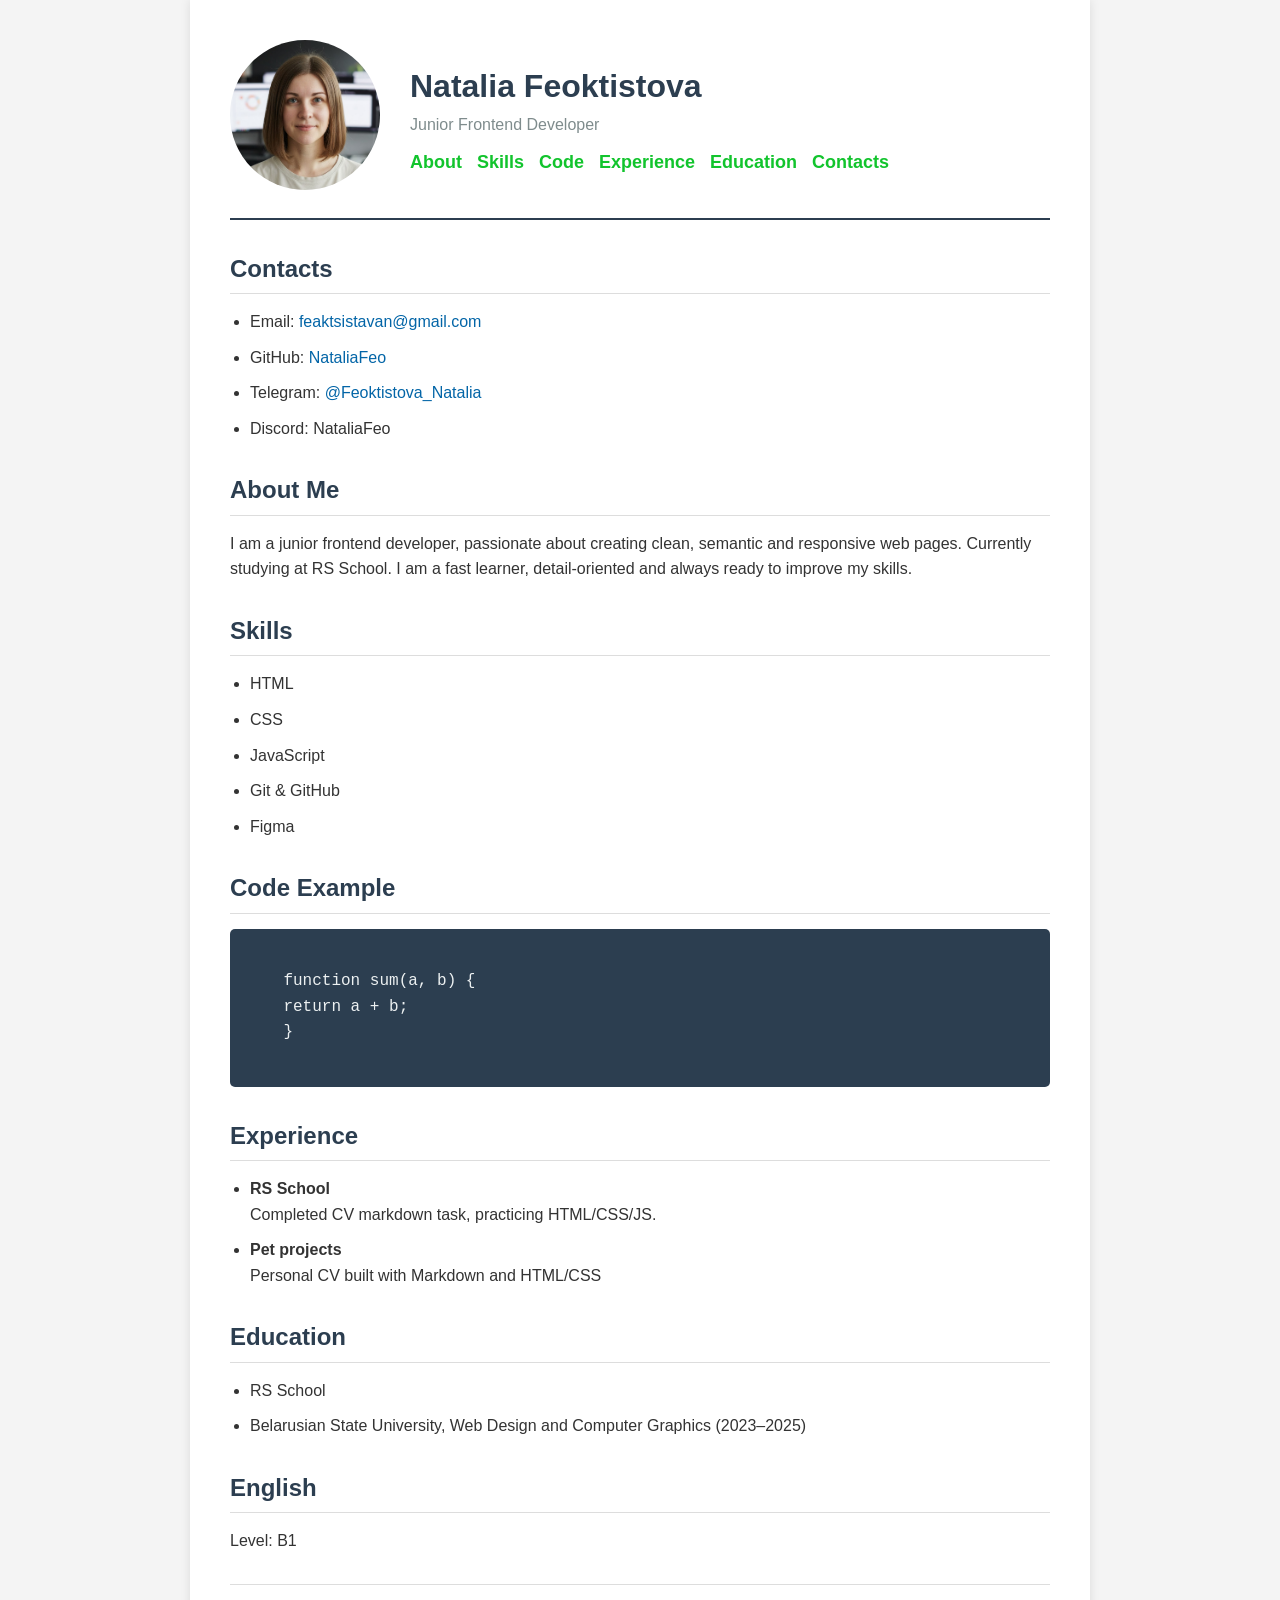
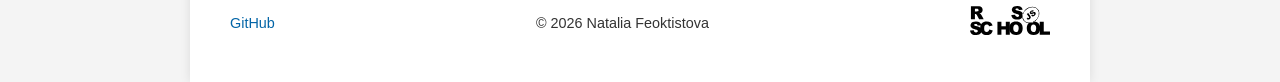
<file: index.html>
<!doctype html>
<html lang="en">
  <head>
    <meta charset="UTF-8" />
    <meta name="viewport" content="width=device-width, initial-scale=1.0" />
    <title>Natalia Feoktistova</title>
    <link rel="stylesheet" href="style.css" />
  </head>
  <body>
    <div class="container">
      <header class="header">
        <div class="header__photo">
          <img src="cv-foto.jpg" alt="photo" class="photo" />
        </div>
        <div class="header__info">
          <h1>Natalia Feoktistova</h1>
          <p class="header__subtitle">Junior Frontend Developer</p>
          <nav class="nav">
            <ul class="nav__list">
              <li><a href="#about">About</a></li>
              <li><a href="#skills">Skills</a></li>
              <li><a href="#code">Code</a></li>
              <li><a href="#experience">Experience</a></li>
              <li><a href="#education">Education</a></li>
              <li><a href="#contacts">Contacts</a></li>
            </ul>
          </nav>
        </div>
      </header>

      <!-- MAIN -->
      <main class="main">
        <!-- CONTACTS -->
        <section class="section" id="contacts">
          <h2>Contacts</h2>
          <ul class="list">
            <li>Email: <a href="mailto:feaktsistavan@gmail.com">feaktsistavan@gmail.com</a></li>
            <li>GitHub: <a href="https://github.com/NataliaFeo">NataliaFeo</a></li>
            <li>Telegram: <a href="https://t.me/Feoktistova_Natalia">@Feoktistova_Natalia</a></li>
            <li>Discord: NataliaFeo</li>
          </ul>
        </section>

        <!-- ABOUT -->
        <section class="section" id="about">
          <h2>About Me</h2>
          <p>
            I am a junior frontend developer, passionate about creating clean, semantic and
            responsive web pages. Currently studying at RS School. I am a fast learner,
            detail-oriented and always ready to improve my skills.
          </p>
        </section>
        <!-- SKILLS -->
        <section class="section" id="skills">
          <h2>Skills</h2>
          <ul class="list">
            <li>HTML</li>
            <li>CSS</li>
            <li>JavaScript</li>
            <li>Git & GitHub</li>
            <li>Figma</li>
          </ul>
        </section>

        <!-- CODE -->
        <section class="section" id="code">
          <h2>Code Example</h2>
          <pre><code>
    function sum(a, b) {
    return a + b;
    }
    </code></pre>
        </section>

        <!-- EXPERIENCE -->
        <section class="section" id="experience">
          <h2>Experience</h2>
          <ul class="list">
            <li>
              <strong>RS School</strong>
              <br />Completed CV markdown task, practicing HTML/CSS/JS.
            </li>
            <li>
              <strong>Pet projects</strong><br />
              Personal CV built with Markdown and HTML/CSS
            </li>
          </ul>
        </section>

        <!-- EDUCATION -->
        <section class="section" id="education">
          <h2>Education</h2>
          <ul class="list">
            <li>RS School</li>
            <li>Belarusian State University, Web Design and Computer Graphics (2023–2025)</li>
          </ul>
        </section>

        <!-- ENGLISH -->
        <section class="section" id="english">
          <h2>English</h2>
          <p>Level: B1</p>
        </section>
      </main>

      <!-- FOOTER -->
      <footer class="footer">
        <a href="https://github.com/NataliaFeo">GitHub</a>
        <span>© 2026 Natalia Feoktistova</span>
        <a href="https://rs.school/courses/javascript">
          <img src="rs-school-logo.svg" alt="RS School logo" class="footer__logo" />
        </a>
      </footer>
    </div>
  </body>
</html>
</file>
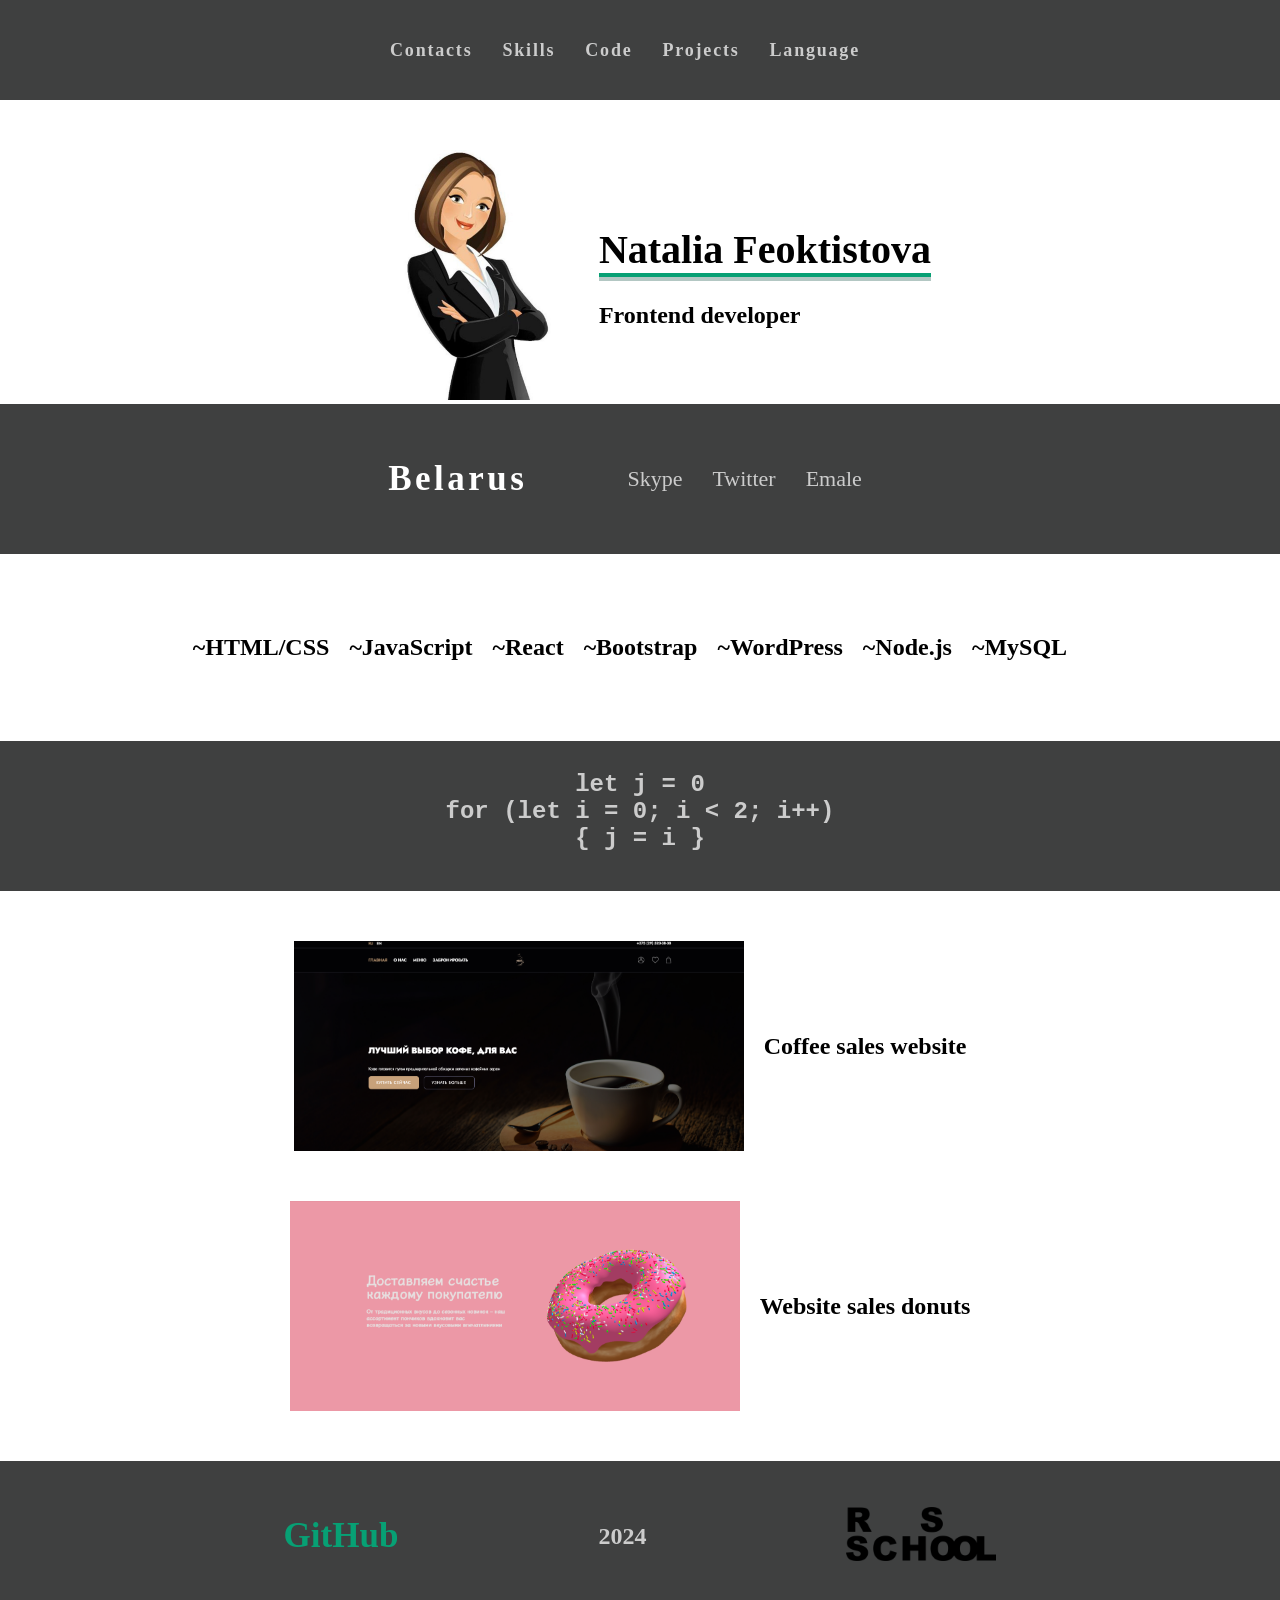
<file: cv/index.html>
<!DOCTYPE html>
<html lang="en">
<head>
    <meta charset="UTF-8">
    <meta name="viewport" content="width=device-width, initial-scale=1.0">
    <link rel="stylesheet" href="style.css">
    <title>CV</title>
</head>
<body>
    <header>
        <div class="header">
            <nav class="nav">
                <a class="nav_link" href="#">Contacts</a>
                <a class="nav_link" href="#">Skills</a>
                <a class="nav_link" href="#">Code</a>
                <a class="nav_link" href="#">Projects</a>
                <a class="nav_link" href="#">Language</a>
            </nav>
        </div>
    </header>
    <main>
        <div class="intro_wrapper">
            <div class="intro_img">
                <img src="./img/foto.jpg" alt="Foto" width="250">
            </div>
            <div class="intro_title">
                <h1 class="intro_h1">Natalia Feoktistova</h1>
                <h2 class="intro_h2">Frontend developer</h2>
            </div>
        </div>
       <div class="contact_wrapper">
           <div class="contact">
               <h2 class="contact_title">Belarus</h2>
               <a class="contact_link" href="https://join.skype.com/invite/JyRcDxP3ehZe" target="_blank">Skype</a>
               <a class="contact_link" href="#">Twitter</a>
               <a class="contact_link" href="#">Emale</a> 
           </div>
       </div>
        <div class="skills_wrapper">
            <div class="skills">
                <span class="skills_span">~HTML/CSS</span>
                <span  class="skills_span">~JavaScript</span>
                <span  class="skills_span">~React</span>
                <span  class="skills_span">~Bootstrap</span>
                <span  class="skills_span">~WordPress</span>
                <span  class="skills_span">~Node.js</span>
                <span  class="skills_span">~MySQL</span>
            </div>
        </div>
       <div class="code_wrapper">
           <div class="code">
               <div class="code_title">
                   <code class="code">
                       let j = 0<br>
                       for (let i = 0; i &lt; 2; i++)<br>
                       { j = i }
                   </code> 
               </div>
           </div>
       </div>
       <div class="projects_wrapper">
        <div class="projects">
            <img src="./img/coffee.png" alt="Coffee" width="450" height="210">
            <p class="projects_coffee">Coffee sales website</p>
        </div>
        <div class="projects">
            <img src="./img/donut.png" alt="Coffee" width="450">
            <p class="projects_donut">Website sales donuts</p>
        </div>
       </div>
    </main>
    <footer>
        <div class="footer_wrapper">
            <a class="footer_a" href="https://github.com/NataliaFeo" target="_blank">GitHub</a>
            <p class="footer_p">2024</p>
            <a href="https://wearecommunity.io/communities/the-rolling-scopes" target="_blank"><img class="footer_img" src="./img/rs.png" alt=""></a>
        </div>
    </footer>
</body>
</html>
</file>
<file: style.css>
*,
*::before,
*::after {
  box-sizing: border-box;
  margin: 0;
  padding: 0;
}
body {
  font-family: 'Arial', sans-serif;
  background-color: #f4f4f4;
  color: #333;
  line-height: 1.6;
}

/* CONTAINER */
.container {
  max-width: 900px;
  margin: 0 auto;
  background-color: #fff;
  padding: 40px;
  box-shadow: 0 0 10px rgba(0, 0, 0, 0.1);
}

/* HEADER */
.header {
  display: flex;
  align-items: center;
  gap: 30px;
  border-bottom: 2px solid #2c3e50;
  padding-bottom: 20px;
  margin-bottom: 30px;
}

.header__photo img {
  width: 150px;
  height: 150px;
  border-radius: 50%;
  object-fit: cover;
}

.header__info h1 {
  font-size: 2rem;
  color: #2c3e50;
}

.header__subtitle {
  color: #7f8c8d;
  margin-bottom: 10px;
}

/* NAV */
.nav__list {
  list-style: none;
  display: flex;
  flex-wrap: wrap;
  gap: 15px;
}

.nav__list a {
  font-size: 18px;
  font-weight: 600;
  color: #12c42d;
  text-decoration: none;
}

.nav__list a:hover {
  color: #039725;
}

/* SECTIONS */
.section {
  margin-bottom: 30px;
}

.section h2 {
  color: #2c3e50;
  border-bottom: 1px solid #ddd;
  padding-bottom: 5px;
  margin-bottom: 15px;
}

.list {
  list-style: disc;
  padding-left: 20px;
}

.list li {
  margin-bottom: 10px;
}

a {
  color: #0365a7;
  text-decoration: none;
  transition:
    color 0.25s ease,
    border-bottom-color 0.25s ease;
  display: 1px solid transparent;
}
a:hover {
  color: #12c42d;
  border-bottom-color: #12c42d;
}
/* CODE */
pre {
  background-color: #2c3e50;
  color: #ecf0f1;
  padding: 15px;
  border-radius: 5px;
  overflow-x: auto;
}

code {
  font-family: 'Courier New', monospace;
}

/* FOOTER */
.footer {
  display: flex;
  justify-content: space-between;
  align-items: center;
  border-top: 1px solid #ddd;
  padding-top: 20px;
  margin-top: 30px;
  font-size: 0.9rem;
}

.footer__logo {
  width: 80px;
}

/* RESPONSIVE */
@media (max-width: 600px) {
  .header {
    flex-direction: column;
    text-align: center;
  }

  .nav__list {
    justify-content: center;
  }
}
</file>
<file: cv/style.css>
* {
    margin: 0;
    padding: 0;
}
body{
    font-family: Georgia, serif;
}
/* Header */
header{
   width: 100%;
}
.header{
   height: 100px;
   background: #3f4040;
   background-size: cover;
   display: flex;
   justify-content: center;
   align-items: center;
}
.nav {
    display: flex;
    justify-content: space-between;
    align-items: center;
}
.nav_link{
    text-decoration: none;
    font-size: 18px;
    font-weight: 600;
    letter-spacing: 0.1em;
    
    color: #ccc;
    margin-right: 30px;
}
.nav_link:hover{
    color: #07a074;
    text-decoration: underline;
}

/* Intro */
main{
    max-width: 100%;
    margin: 0 auto;
}
.intro_wrapper{
    display: flex;
    justify-content:center;
    align-items: center;
    margin-top: 50px;
}
.intro_h1{
font-size: 40px;
border-bottom: 4px solid #07a074;
margin-bottom: 25px;
box-shadow: 0 4px 0 rgba(5, 72, 59, 0.3);
}
.intro_h2{
font-size: 24px;
}

/* Contact */
.contact{
    display: flex;
    justify-content: center;
    align-items: center;
    background: #3f4040;
    height: 150px;
}
.contact_title{
    font-size: 35px;
    color: #fff;
    margin-right: 100px;
    letter-spacing: 0.1em;
}
.contact_link{
    text-decoration: none;
    color: #ccc;
    margin-right: 30px;
    font-size: 22px;
}
.contact_link:hover{
    color: #07a074;
}
/* Skills */
.skills{
    display: flex;
    flex-wrap: wrap;
    justify-content: center;
    align-items: center;
}
.skills_span{
    margin-top: 80px;
    font-size: 24px;
    font-weight: 700;
    margin-right: 20px;
}
/* Code */
.code{
    display: flex;
    justify-content:center;
    align-items: center;
}
.code_title{
    margin-top: 50px;
    width: 100%;
    height: 150px;
    font-size: 24px;
    font-weight: 600;
    color: #ccc;
    background: #3f4040;
    text-align: center;
}
.code{
    margin-top: 30px;
}
/* Projects */
.projects{
    display: flex;
    justify-content: center;
    align-items: center;
    margin-top: 50px;
}
.projects_coffee{
    font-size: 24px;
    font-weight: 700;
    padding: 20px;
}
.projects_donut{
    font-size: 24px;
    font-weight: 700;
    padding: 20px;
}
/* Footer */
.footer_wrapper{
    display: flex;
    justify-content: center;
    align-items: center;
    margin-top: 50px;
    height: 150px;
    background: #3f4040;
    gap: 200px;
}
.footer_img{
   width: 150px; 
}
.footer_img:hover{
    background-color: #07a074;
    border-radius: 10px;
}
.footer_a{
    text-decoration: none;
    font-size: 35px;
    font-weight: 700;
    color: #07a074;
    cursor: pointer;
}
.footer_a:hover{
    color: #03392a;
    text-decoration: underline;
}
.footer_p{
    font-size: 24px;
    font-weight: 800;
    color: #ccc;
}
</file>
